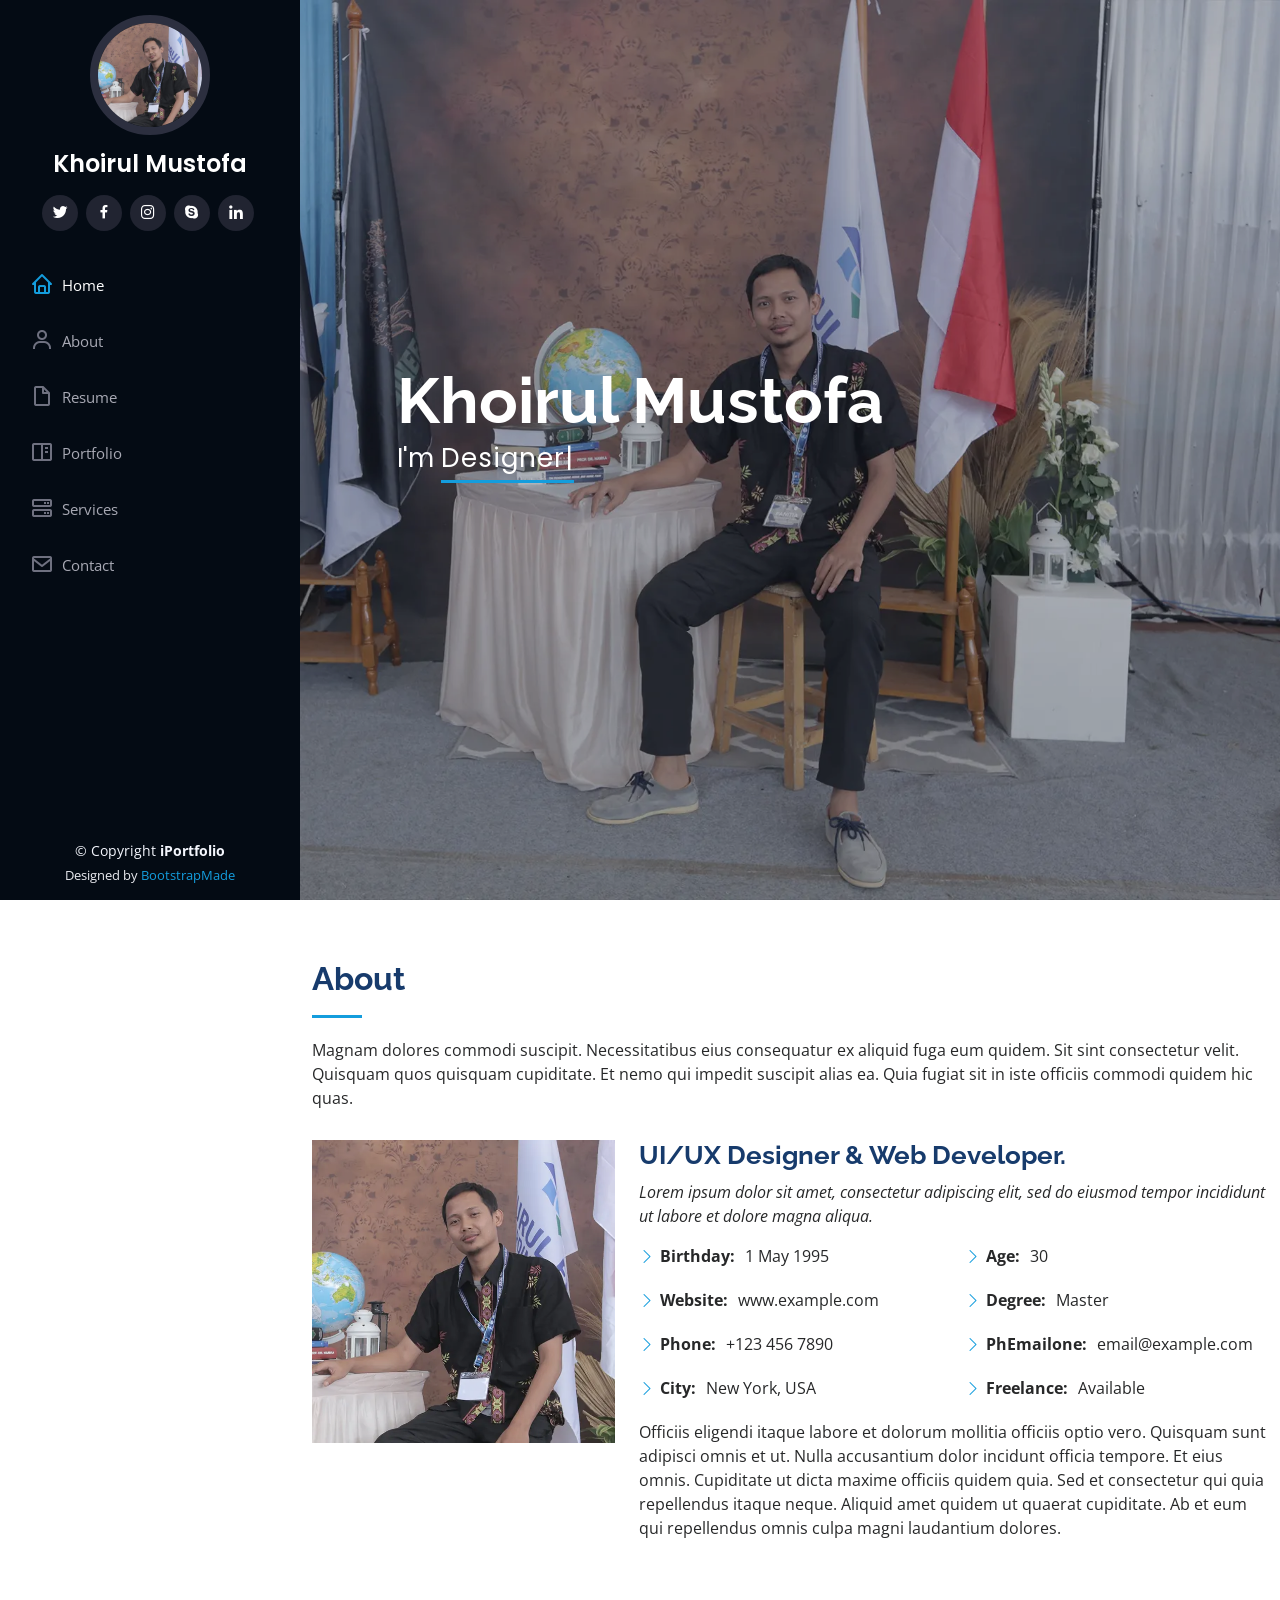
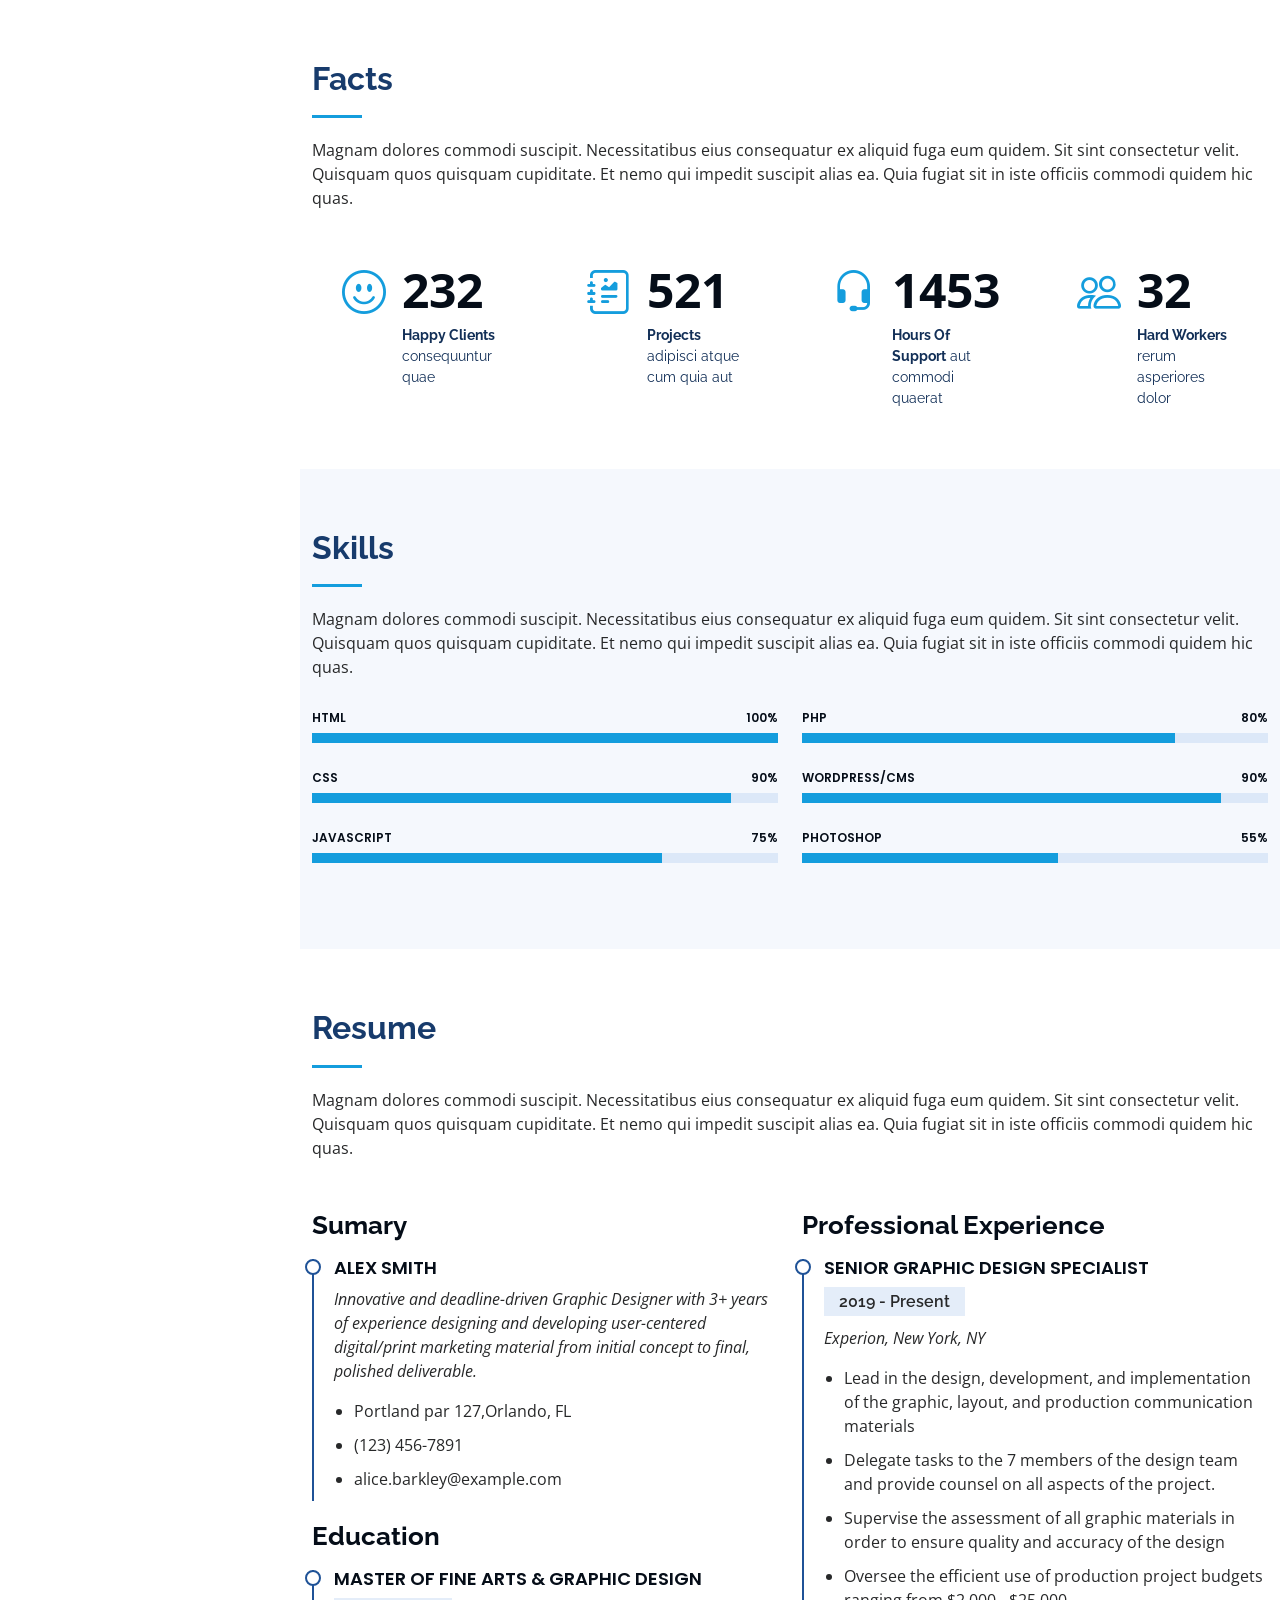
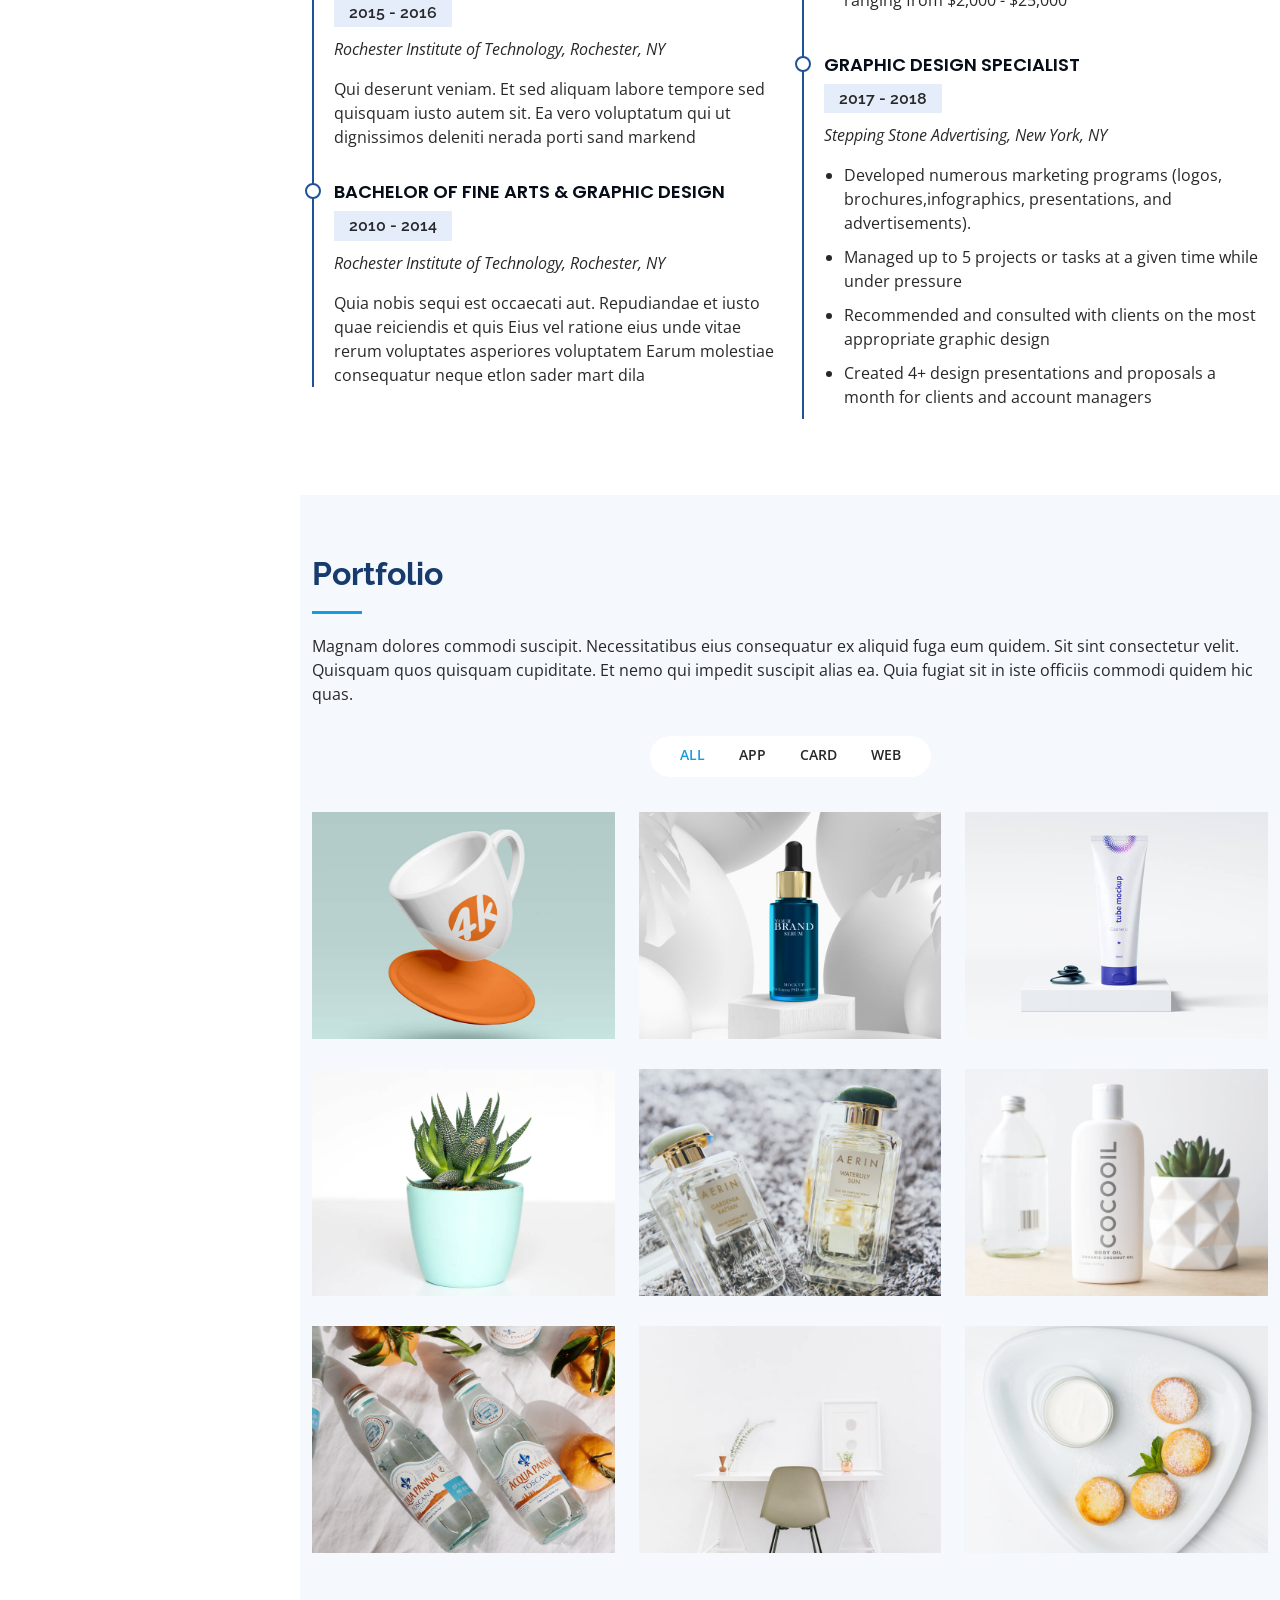
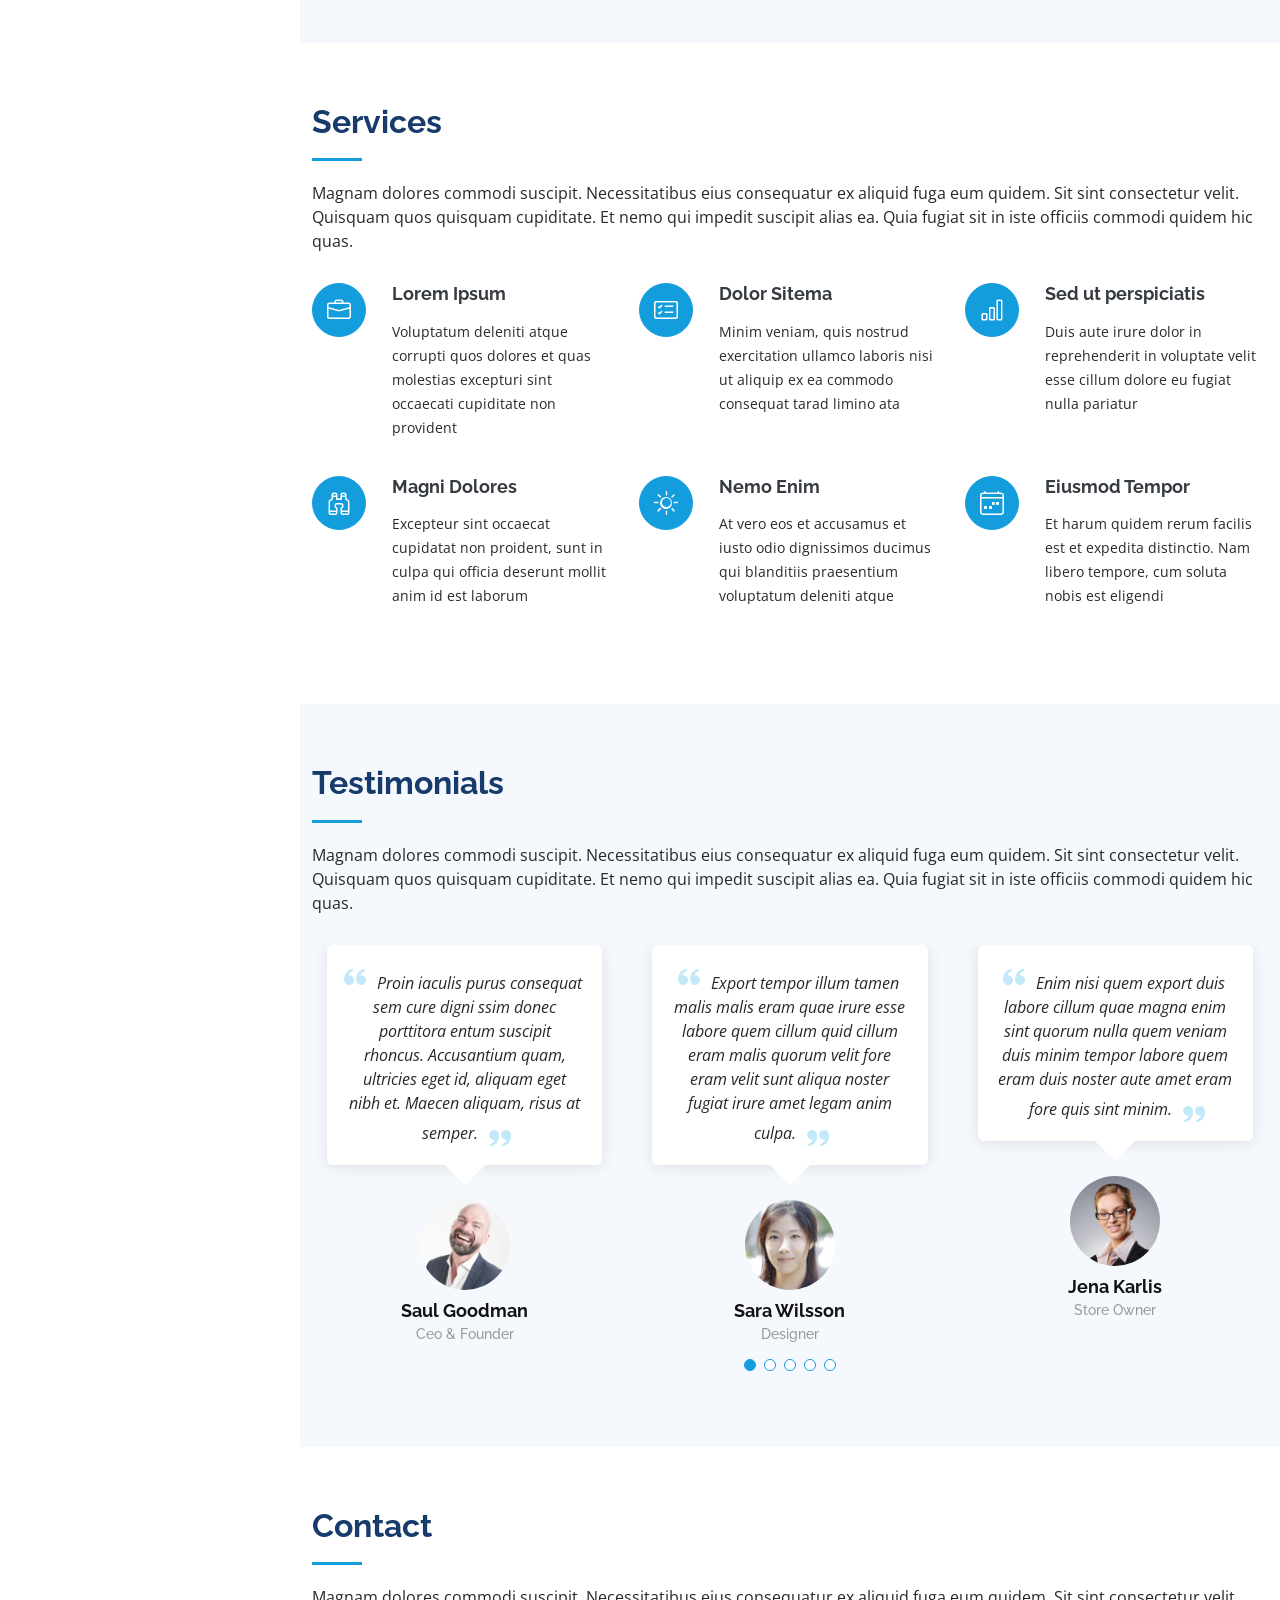
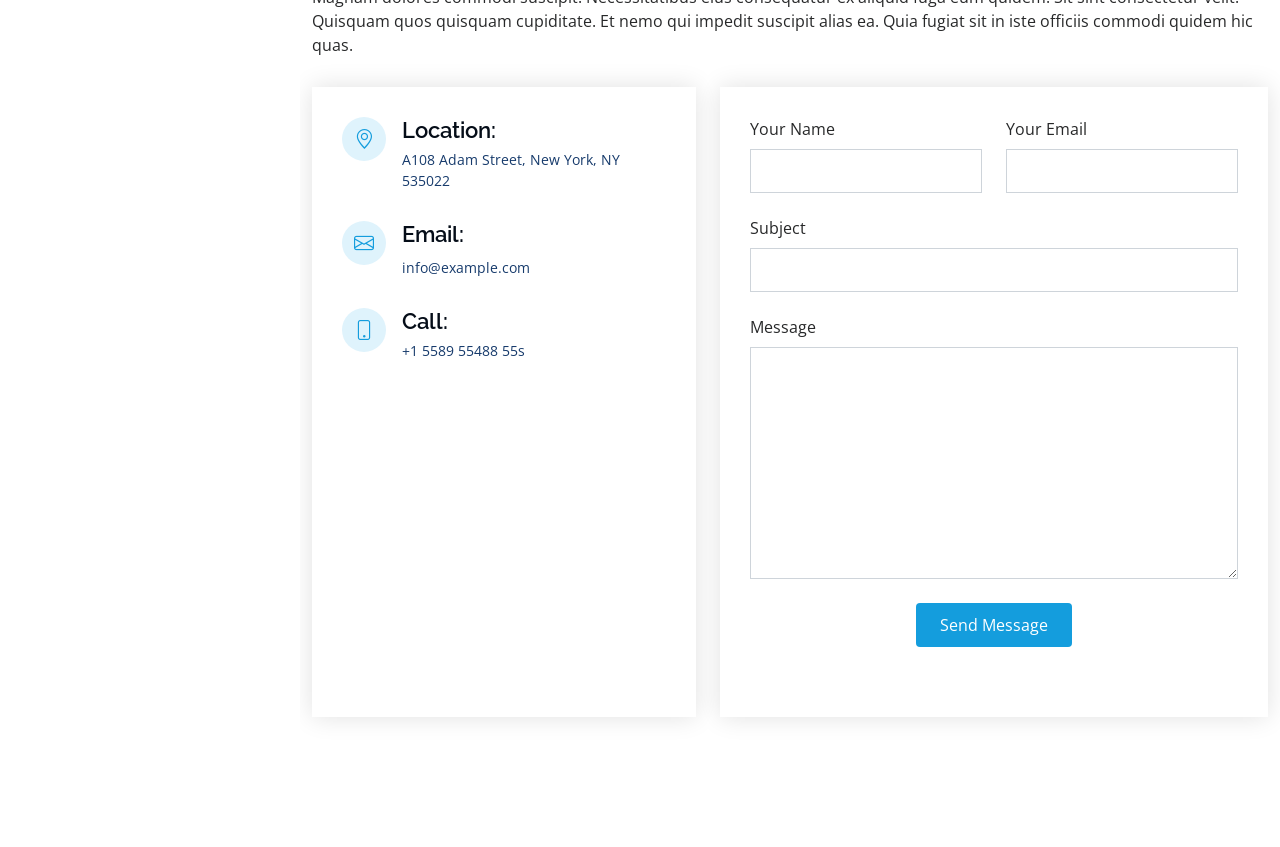
<file: _index.html>
<!DOCTYPE html>
<html lang="en">

<head>
  <meta charset="utf-8">
  <meta content="width=device-width, initial-scale=1.0" name="viewport">

  <title>Khoirul Mustofa</title>
  <meta content="" name="description">
  <meta content="" name="keywords">

  <!-- Favicons -->
  <link href="assets/img/favicon.png" rel="icon">
  <link href="assets/img/apple-touch-icon.png" rel="apple-touch-icon">

  <!-- Google Fonts -->
  <link href="https://fonts.googleapis.com/css?family=Open+Sans:300,300i,400,400i,600,600i,700,700i|Raleway:300,300i,400,400i,500,500i,600,600i,700,700i|Poppins:300,300i,400,400i,500,500i,600,600i,700,700i" rel="stylesheet">

  <!-- Vendor CSS Files -->
  <link href="assets/vendor/aos/aos.css" rel="stylesheet">
  <link href="assets/vendor/bootstrap/css/bootstrap.min.css" rel="stylesheet">
  <link href="assets/vendor/bootstrap-icons/bootstrap-icons.css" rel="stylesheet">
  <link href="assets/vendor/boxicons/css/boxicons.min.css" rel="stylesheet">
  <link href="assets/vendor/glightbox/css/glightbox.min.css" rel="stylesheet">
  <link href="assets/vendor/swiper/swiper-bundle.min.css" rel="stylesheet">

  <!-- Template Main CSS File -->
  <link href="assets/css/style.css" rel="stylesheet">

  <!-- =======================================================
  * Template Name: iPortfolio - v3.8.1
  * Template URL: https://bootstrapmade.com/iportfolio-bootstrap-portfolio-websites-template/
  * Author: BootstrapMade.com
  * License: https://bootstrapmade.com/license/
  ======================================================== -->
</head>

<body>

  <!-- ======= Mobile nav toggle button ======= -->
  <i class="bi bi-list mobile-nav-toggle d-xl-none"></i>

  <!-- ======= Header ======= -->
  <header id="header">
    <div class="d-flex flex-column">
      <div class="profile">
        <img src="assets/img/profile-img.webp" alt="" class="img-fluid rounded-circle">
        <h1 class="text-light"><a href="#">Khoirul Mustofa</a></h1>
        <div class="social-links mt-3 text-center">
          <a href="#" class="twitter"><i class="bx bxl-twitter"></i></a>
          <a href="#" class="facebook"><i class="bx bxl-facebook"></i></a>
          <a href="#" class="instagram"><i class="bx bxl-instagram"></i></a>
          <a href="#" class="google-plus"><i class="bx bxl-skype"></i></a>
          <a href="#" class="linkedin"><i class="bx bxl-linkedin"></i></a>
        </div>
      </div>

      <nav id="navbar" class="nav-menu navbar">
        <ul>
          <li><a href="#hero" class="nav-link scrollto active"><i class="bx bx-home"></i> <span>Home</span></a></li>
          <li><a href="#about" class="nav-link scrollto"><i class="bx bx-user"></i> <span>About</span></a></li>
          <li><a href="#resume" class="nav-link scrollto"><i class="bx bx-file-blank"></i> <span>Resume</span></a></li>
          <li><a href="#portfolio" class="nav-link scrollto"><i class="bx bx-book-content"></i> <span>Portfolio</span></a></li>
          <li><a href="#services" class="nav-link scrollto"><i class="bx bx-server"></i> <span>Services</span></a></li>
          <li><a href="#contact" class="nav-link scrollto"><i class="bx bx-envelope"></i> <span>Contact</span></a></li>
        </ul>
      </nav><!-- .nav-menu -->
    </div>
  </header><!-- End Header -->

  <!-- ======= Hero Section ======= -->
  <section id="hero" class="d-flex flex-column justify-content-center align-items-center">
    <div class="hero-container" data-aos="fade-in">
      <h1>Khoirul Mustofa</h1>
      <p>I'm <span class="typed" data-typed-items="Designer, Developer, Freelancer, Architect Information System"></span></p>
    </div>
  </section><!-- End Hero -->

  <main id="main">

    <!-- ======= About Section ======= -->
    <section id="about" class="about">
      <div class="container">

        <div class="section-title">
          <h2>About</h2>
          <p>Magnam dolores commodi suscipit. Necessitatibus eius consequatur ex aliquid fuga eum quidem. Sit sint consectetur velit. Quisquam quos quisquam cupiditate. Et nemo qui impedit suscipit alias ea. Quia fugiat sit in iste officiis commodi quidem hic quas.</p>
        </div>

        <div class="row">
          <div class="col-lg-4" data-aos="fade-right">
            <img src="assets/img/profile-img.webp" class="img-fluid" alt="">
          </div>
          <div class="col-lg-8 pt-4 pt-lg-0 content" data-aos="fade-left">
            <h3>UI/UX Designer &amp; Web Developer.</h3>
            <p class="fst-italic">
              Lorem ipsum dolor sit amet, consectetur adipiscing elit, sed do eiusmod tempor incididunt ut labore et dolore
              magna aliqua.
            </p>
            <div class="row">
              <div class="col-lg-6">
                <ul>
                  <li><i class="bi bi-chevron-right"></i> <strong>Birthday:</strong> <span>1 May 1995</span></li>
                  <li><i class="bi bi-chevron-right"></i> <strong>Website:</strong> <span>www.example.com</span></li>
                  <li><i class="bi bi-chevron-right"></i> <strong>Phone:</strong> <span>+123 456 7890</span></li>
                  <li><i class="bi bi-chevron-right"></i> <strong>City:</strong> <span>New York, USA</span></li>
                </ul>
              </div>
              <div class="col-lg-6">
                <ul>
                  <li><i class="bi bi-chevron-right"></i> <strong>Age:</strong> <span>30</span></li>
                  <li><i class="bi bi-chevron-right"></i> <strong>Degree:</strong> <span>Master</span></li>
                  <li><i class="bi bi-chevron-right"></i> <strong>PhEmailone:</strong> <span>email@example.com</span></li>
                  <li><i class="bi bi-chevron-right"></i> <strong>Freelance:</strong> <span>Available</span></li>
                </ul>
              </div>
            </div>
            <p>
              Officiis eligendi itaque labore et dolorum mollitia officiis optio vero. Quisquam sunt adipisci omnis et ut. Nulla accusantium dolor incidunt officia tempore. Et eius omnis.
              Cupiditate ut dicta maxime officiis quidem quia. Sed et consectetur qui quia repellendus itaque neque. Aliquid amet quidem ut quaerat cupiditate. Ab et eum qui repellendus omnis culpa magni laudantium dolores.
            </p>
          </div>
        </div>

      </div>
    </section><!-- End About Section -->

    <!-- ======= Facts Section ======= -->
    <section id="facts" class="facts">
      <div class="container">

        <div class="section-title">
          <h2>Facts</h2>
          <p>Magnam dolores commodi suscipit. Necessitatibus eius consequatur ex aliquid fuga eum quidem. Sit sint consectetur velit. Quisquam quos quisquam cupiditate. Et nemo qui impedit suscipit alias ea. Quia fugiat sit in iste officiis commodi quidem hic quas.</p>
        </div>

        <div class="row no-gutters">

          <div class="col-lg-3 col-md-6 d-md-flex align-items-md-stretch" data-aos="fade-up">
            <div class="count-box">
              <i class="bi bi-emoji-smile"></i>
              <span data-purecounter-start="0" data-purecounter-end="232" data-purecounter-duration="1" class="purecounter"></span>
              <p><strong>Happy Clients</strong> consequuntur quae</p>
            </div>
          </div>

          <div class="col-lg-3 col-md-6 d-md-flex align-items-md-stretch" data-aos="fade-up" data-aos-delay="100">
            <div class="count-box">
              <i class="bi bi-journal-richtext"></i>
              <span data-purecounter-start="0" data-purecounter-end="521" data-purecounter-duration="1" class="purecounter"></span>
              <p><strong>Projects</strong> adipisci atque cum quia aut</p>
            </div>
          </div>

          <div class="col-lg-3 col-md-6 d-md-flex align-items-md-stretch" data-aos="fade-up" data-aos-delay="200">
            <div class="count-box">
              <i class="bi bi-headset"></i>
              <span data-purecounter-start="0" data-purecounter-end="1453" data-purecounter-duration="1" class="purecounter"></span>
              <p><strong>Hours Of Support</strong> aut commodi quaerat</p>
            </div>
          </div>

          <div class="col-lg-3 col-md-6 d-md-flex align-items-md-stretch" data-aos="fade-up" data-aos-delay="300">
            <div class="count-box">
              <i class="bi bi-people"></i>
              <span data-purecounter-start="0" data-purecounter-end="32" data-purecounter-duration="1" class="purecounter"></span>
              <p><strong>Hard Workers</strong> rerum asperiores dolor</p>
            </div>
          </div>

        </div>

      </div>
    </section><!-- End Facts Section -->

    <!-- ======= Skills Section ======= -->
    <section id="skills" class="skills section-bg">
      <div class="container">

        <div class="section-title">
          <h2>Skills</h2>
          <p>Magnam dolores commodi suscipit. Necessitatibus eius consequatur ex aliquid fuga eum quidem. Sit sint consectetur velit. Quisquam quos quisquam cupiditate. Et nemo qui impedit suscipit alias ea. Quia fugiat sit in iste officiis commodi quidem hic quas.</p>
        </div>

        <div class="row skills-content">

          <div class="col-lg-6" data-aos="fade-up">

            <div class="progress">
              <span class="skill">HTML <i class="val">100%</i></span>
              <div class="progress-bar-wrap">
                <div class="progress-bar" role="progressbar" aria-valuenow="100" aria-valuemin="0" aria-valuemax="100"></div>
              </div>
            </div>

            <div class="progress">
              <span class="skill">CSS <i class="val">90%</i></span>
              <div class="progress-bar-wrap">
                <div class="progress-bar" role="progressbar" aria-valuenow="90" aria-valuemin="0" aria-valuemax="100"></div>
              </div>
            </div>

            <div class="progress">
              <span class="skill">JavaScript <i class="val">75%</i></span>
              <div class="progress-bar-wrap">
                <div class="progress-bar" role="progressbar" aria-valuenow="75" aria-valuemin="0" aria-valuemax="100"></div>
              </div>
            </div>

          </div>

          <div class="col-lg-6" data-aos="fade-up" data-aos-delay="100">

            <div class="progress">
              <span class="skill">PHP <i class="val">80%</i></span>
              <div class="progress-bar-wrap">
                <div class="progress-bar" role="progressbar" aria-valuenow="80" aria-valuemin="0" aria-valuemax="100"></div>
              </div>
            </div>

            <div class="progress">
              <span class="skill">WordPress/CMS <i class="val">90%</i></span>
              <div class="progress-bar-wrap">
                <div class="progress-bar" role="progressbar" aria-valuenow="90" aria-valuemin="0" aria-valuemax="100"></div>
              </div>
            </div>

            <div class="progress">
              <span class="skill">Photoshop <i class="val">55%</i></span>
              <div class="progress-bar-wrap">
                <div class="progress-bar" role="progressbar" aria-valuenow="55" aria-valuemin="0" aria-valuemax="100"></div>
              </div>
            </div>

          </div>

        </div>

      </div>
    </section><!-- End Skills Section -->

    <!-- ======= Resume Section ======= -->
    <section id="resume" class="resume">
      <div class="container">

        <div class="section-title">
          <h2>Resume</h2>
          <p>Magnam dolores commodi suscipit. Necessitatibus eius consequatur ex aliquid fuga eum quidem. Sit sint consectetur velit. Quisquam quos quisquam cupiditate. Et nemo qui impedit suscipit alias ea. Quia fugiat sit in iste officiis commodi quidem hic quas.</p>
        </div>

        <div class="row">
          <div class="col-lg-6" data-aos="fade-up">
            <h3 class="resume-title">Sumary</h3>
            <div class="resume-item pb-0">
              <h4>Alex Smith</h4>
              <p><em>Innovative and deadline-driven Graphic Designer with 3+ years of experience designing and developing user-centered digital/print marketing material from initial concept to final, polished deliverable.</em></p>
              <ul>
                <li>Portland par 127,Orlando, FL</li>
                <li>(123) 456-7891</li>
                <li>alice.barkley@example.com</li>
              </ul>
            </div>

            <h3 class="resume-title">Education</h3>
            <div class="resume-item">
              <h4>Master of Fine Arts &amp; Graphic Design</h4>
              <h5>2015 - 2016</h5>
              <p><em>Rochester Institute of Technology, Rochester, NY</em></p>
              <p>Qui deserunt veniam. Et sed aliquam labore tempore sed quisquam iusto autem sit. Ea vero voluptatum qui ut dignissimos deleniti nerada porti sand markend</p>
            </div>
            <div class="resume-item">
              <h4>Bachelor of Fine Arts &amp; Graphic Design</h4>
              <h5>2010 - 2014</h5>
              <p><em>Rochester Institute of Technology, Rochester, NY</em></p>
              <p>Quia nobis sequi est occaecati aut. Repudiandae et iusto quae reiciendis et quis Eius vel ratione eius unde vitae rerum voluptates asperiores voluptatem Earum molestiae consequatur neque etlon sader mart dila</p>
            </div>
          </div>
          <div class="col-lg-6" data-aos="fade-up" data-aos-delay="100">
            <h3 class="resume-title">Professional Experience</h3>
            <div class="resume-item">
              <h4>Senior graphic design specialist</h4>
              <h5>2019 - Present</h5>
              <p><em>Experion, New York, NY </em></p>
              <ul>
                <li>Lead in the design, development, and implementation of the graphic, layout, and production communication materials</li>
                <li>Delegate tasks to the 7 members of the design team and provide counsel on all aspects of the project. </li>
                <li>Supervise the assessment of all graphic materials in order to ensure quality and accuracy of the design</li>
                <li>Oversee the efficient use of production project budgets ranging from $2,000 - $25,000</li>
              </ul>
            </div>
            <div class="resume-item">
              <h4>Graphic design specialist</h4>
              <h5>2017 - 2018</h5>
              <p><em>Stepping Stone Advertising, New York, NY</em></p>
              <ul>
                <li>Developed numerous marketing programs (logos, brochures,infographics, presentations, and advertisements).</li>
                <li>Managed up to 5 projects or tasks at a given time while under pressure</li>
                <li>Recommended and consulted with clients on the most appropriate graphic design</li>
                <li>Created 4+ design presentations and proposals a month for clients and account managers</li>
              </ul>
            </div>
          </div>
        </div>

      </div>
    </section><!-- End Resume Section -->

    <!-- ======= Portfolio Section ======= -->
    <section id="portfolio" class="portfolio section-bg">
      <div class="container">

        <div class="section-title">
          <h2>Portfolio</h2>
          <p>Magnam dolores commodi suscipit. Necessitatibus eius consequatur ex aliquid fuga eum quidem. Sit sint consectetur velit. Quisquam quos quisquam cupiditate. Et nemo qui impedit suscipit alias ea. Quia fugiat sit in iste officiis commodi quidem hic quas.</p>
        </div>

        <div class="row" data-aos="fade-up">
          <div class="col-lg-12 d-flex justify-content-center">
            <ul id="portfolio-flters">
              <li data-filter="*" class="filter-active">All</li>
              <li data-filter=".filter-app">App</li>
              <li data-filter=".filter-card">Card</li>
              <li data-filter=".filter-web">Web</li>
            </ul>
          </div>
        </div>

        <div class="row portfolio-container" data-aos="fade-up" data-aos-delay="100">

          <div class="col-lg-4 col-md-6 portfolio-item filter-app">
            <div class="portfolio-wrap">
              <img src="assets/img/portfolio/portfolio-1.jpg" class="img-fluid" alt="">
              <div class="portfolio-links">
                <a href="assets/img/portfolio/portfolio-1.jpg" data-gallery="portfolioGallery" class="portfolio-lightbox" title="App 1"><i class="bx bx-plus"></i></a>
                <a href="portfolio-details.html" title="More Details"><i class="bx bx-link"></i></a>
              </div>
            </div>
          </div>

          <div class="col-lg-4 col-md-6 portfolio-item filter-web">
            <div class="portfolio-wrap">
              <img src="assets/img/portfolio/portfolio-2.jpg" class="img-fluid" alt="">
              <div class="portfolio-links">
                <a href="assets/img/portfolio/portfolio-2.jpg" data-gallery="portfolioGallery" class="portfolio-lightbox" title="Web 3"><i class="bx bx-plus"></i></a>
                <a href="portfolio-details.html" title="More Details"><i class="bx bx-link"></i></a>
              </div>
            </div>
          </div>

          <div class="col-lg-4 col-md-6 portfolio-item filter-app">
            <div class="portfolio-wrap">
              <img src="assets/img/portfolio/portfolio-3.jpg" class="img-fluid" alt="">
              <div class="portfolio-links">
                <a href="assets/img/portfolio/portfolio-3.jpg" data-gallery="portfolioGallery" class="portfolio-lightbox" title="App 2"><i class="bx bx-plus"></i></a>
                <a href="portfolio-details.html" title="More Details"><i class="bx bx-link"></i></a>
              </div>
            </div>
          </div>

          <div class="col-lg-4 col-md-6 portfolio-item filter-card">
            <div class="portfolio-wrap">
              <img src="assets/img/portfolio/portfolio-4.jpg" class="img-fluid" alt="">
              <div class="portfolio-links">
                <a href="assets/img/portfolio/portfolio-4.jpg" data-gallery="portfolioGallery" class="portfolio-lightbox" title="Card 2"><i class="bx bx-plus"></i></a>
                <a href="portfolio-details.html" title="More Details"><i class="bx bx-link"></i></a>
              </div>
            </div>
          </div>

          <div class="col-lg-4 col-md-6 portfolio-item filter-web">
            <div class="portfolio-wrap">
              <img src="assets/img/portfolio/portfolio-5.jpg" class="img-fluid" alt="">
              <div class="portfolio-links">
                <a href="assets/img/portfolio/portfolio-5.jpg" data-gallery="portfolioGallery" class="portfolio-lightbox" title="Web 2"><i class="bx bx-plus"></i></a>
                <a href="portfolio-details.html" title="More Details"><i class="bx bx-link"></i></a>
              </div>
            </div>
          </div>

          <div class="col-lg-4 col-md-6 portfolio-item filter-app">
            <div class="portfolio-wrap">
              <img src="assets/img/portfolio/portfolio-6.jpg" class="img-fluid" alt="">
              <div class="portfolio-links">
                <a href="assets/img/portfolio/portfolio-6.jpg" data-gallery="portfolioGallery" class="portfolio-lightbox" title="App 3"><i class="bx bx-plus"></i></a>
                <a href="portfolio-details.html" title="More Details"><i class="bx bx-link"></i></a>
              </div>
            </div>
          </div>

          <div class="col-lg-4 col-md-6 portfolio-item filter-card">
            <div class="portfolio-wrap">
              <img src="assets/img/portfolio/portfolio-7.jpg" class="img-fluid" alt="">
              <div class="portfolio-links">
                <a href="assets/img/portfolio/portfolio-7.jpg" data-gallery="portfolioGallery" class="portfolio-lightbox" title="Card 1"><i class="bx bx-plus"></i></a>
                <a href="portfolio-details.html" title="More Details"><i class="bx bx-link"></i></a>
              </div>
            </div>
          </div>

          <div class="col-lg-4 col-md-6 portfolio-item filter-card">
            <div class="portfolio-wrap">
              <img src="assets/img/portfolio/portfolio-8.jpg" class="img-fluid" alt="">
              <div class="portfolio-links">
                <a href="assets/img/portfolio/portfolio-8.jpg" data-gallery="portfolioGallery" class="portfolio-lightbox" title="Card 3"><i class="bx bx-plus"></i></a>
                <a href="portfolio-details.html" title="More Details"><i class="bx bx-link"></i></a>
              </div>
            </div>
          </div>

          <div class="col-lg-4 col-md-6 portfolio-item filter-web">
            <div class="portfolio-wrap">
              <img src="assets/img/portfolio/portfolio-9.jpg" class="img-fluid" alt="">
              <div class="portfolio-links">
                <a href="assets/img/portfolio/portfolio-9.jpg" data-gallery="portfolioGallery" class="portfolio-lightbox" title="Web 3"><i class="bx bx-plus"></i></a>
                <a href="portfolio-details.html" title="More Details"><i class="bx bx-link"></i></a>
              </div>
            </div>
          </div>

        </div>

      </div>
    </section><!-- End Portfolio Section -->

    <!-- ======= Services Section ======= -->
    <section id="services" class="services">
      <div class="container">

        <div class="section-title">
          <h2>Services</h2>
          <p>Magnam dolores commodi suscipit. Necessitatibus eius consequatur ex aliquid fuga eum quidem. Sit sint consectetur velit. Quisquam quos quisquam cupiditate. Et nemo qui impedit suscipit alias ea. Quia fugiat sit in iste officiis commodi quidem hic quas.</p>
        </div>

        <div class="row">
          <div class="col-lg-4 col-md-6 icon-box" data-aos="fade-up">
            <div class="icon"><i class="bi bi-briefcase"></i></div>
            <h4 class="title"><a href="">Lorem Ipsum</a></h4>
            <p class="description">Voluptatum deleniti atque corrupti quos dolores et quas molestias excepturi sint occaecati cupiditate non provident</p>
          </div>
          <div class="col-lg-4 col-md-6 icon-box" data-aos="fade-up" data-aos-delay="100">
            <div class="icon"><i class="bi bi-card-checklist"></i></div>
            <h4 class="title"><a href="">Dolor Sitema</a></h4>
            <p class="description">Minim veniam, quis nostrud exercitation ullamco laboris nisi ut aliquip ex ea commodo consequat tarad limino ata</p>
          </div>
          <div class="col-lg-4 col-md-6 icon-box" data-aos="fade-up" data-aos-delay="200">
            <div class="icon"><i class="bi bi-bar-chart"></i></div>
            <h4 class="title"><a href="">Sed ut perspiciatis</a></h4>
            <p class="description">Duis aute irure dolor in reprehenderit in voluptate velit esse cillum dolore eu fugiat nulla pariatur</p>
          </div>
          <div class="col-lg-4 col-md-6 icon-box" data-aos="fade-up" data-aos-delay="300">
            <div class="icon"><i class="bi bi-binoculars"></i></div>
            <h4 class="title"><a href="">Magni Dolores</a></h4>
            <p class="description">Excepteur sint occaecat cupidatat non proident, sunt in culpa qui officia deserunt mollit anim id est laborum</p>
          </div>
          <div class="col-lg-4 col-md-6 icon-box" data-aos="fade-up" data-aos-delay="400">
            <div class="icon"><i class="bi bi-brightness-high"></i></div>
            <h4 class="title"><a href="">Nemo Enim</a></h4>
            <p class="description">At vero eos et accusamus et iusto odio dignissimos ducimus qui blanditiis praesentium voluptatum deleniti atque</p>
          </div>
          <div class="col-lg-4 col-md-6 icon-box" data-aos="fade-up" data-aos-delay="500">
            <div class="icon"><i class="bi bi-calendar4-week"></i></div>
            <h4 class="title"><a href="">Eiusmod Tempor</a></h4>
            <p class="description">Et harum quidem rerum facilis est et expedita distinctio. Nam libero tempore, cum soluta nobis est eligendi</p>
          </div>
        </div>

      </div>
    </section><!-- End Services Section -->

    <!-- ======= Testimonials Section ======= -->
    <section id="testimonials" class="testimonials section-bg">
      <div class="container">

        <div class="section-title">
          <h2>Testimonials</h2>
          <p>Magnam dolores commodi suscipit. Necessitatibus eius consequatur ex aliquid fuga eum quidem. Sit sint consectetur velit. Quisquam quos quisquam cupiditate. Et nemo qui impedit suscipit alias ea. Quia fugiat sit in iste officiis commodi quidem hic quas.</p>
        </div>

        <div class="testimonials-slider swiper" data-aos="fade-up" data-aos-delay="100">
          <div class="swiper-wrapper">

            <div class="swiper-slide">
              <div class="testimonial-item" data-aos="fade-up">
                <p>
                  <i class="bx bxs-quote-alt-left quote-icon-left"></i>
                  Proin iaculis purus consequat sem cure digni ssim donec porttitora entum suscipit rhoncus. Accusantium quam, ultricies eget id, aliquam eget nibh et. Maecen aliquam, risus at semper.
                  <i class="bx bxs-quote-alt-right quote-icon-right"></i>
                </p>
                <img src="assets/img/testimonials/testimonials-1.jpg" class="testimonial-img" alt="">
                <h3>Saul Goodman</h3>
                <h4>Ceo &amp; Founder</h4>
              </div>
            </div><!-- End testimonial item -->

            <div class="swiper-slide">
              <div class="testimonial-item" data-aos="fade-up" data-aos-delay="100">
                <p>
                  <i class="bx bxs-quote-alt-left quote-icon-left"></i>
                  Export tempor illum tamen malis malis eram quae irure esse labore quem cillum quid cillum eram malis quorum velit fore eram velit sunt aliqua noster fugiat irure amet legam anim culpa.
                  <i class="bx bxs-quote-alt-right quote-icon-right"></i>
                </p>
                <img src="assets/img/testimonials/testimonials-2.jpg" class="testimonial-img" alt="">
                <h3>Sara Wilsson</h3>
                <h4>Designer</h4>
              </div>
            </div><!-- End testimonial item -->

            <div class="swiper-slide">
              <div class="testimonial-item" data-aos="fade-up" data-aos-delay="200">
                <p>
                  <i class="bx bxs-quote-alt-left quote-icon-left"></i>
                  Enim nisi quem export duis labore cillum quae magna enim sint quorum nulla quem veniam duis minim tempor labore quem eram duis noster aute amet eram fore quis sint minim.
                  <i class="bx bxs-quote-alt-right quote-icon-right"></i>
                </p>
                <img src="assets/img/testimonials/testimonials-3.jpg" class="testimonial-img" alt="">
                <h3>Jena Karlis</h3>
                <h4>Store Owner</h4>
              </div>
            </div><!-- End testimonial item -->

            <div class="swiper-slide">
              <div class="testimonial-item" data-aos="fade-up" data-aos-delay="300">
                <p>
                  <i class="bx bxs-quote-alt-left quote-icon-left"></i>
                  Fugiat enim eram quae cillum dolore dolor amet nulla culpa multos export minim fugiat minim velit minim dolor enim duis veniam ipsum anim magna sunt elit fore quem dolore labore illum veniam.
                  <i class="bx bxs-quote-alt-right quote-icon-right"></i>
                </p>
                <img src="assets/img/testimonials/testimonials-4.jpg" class="testimonial-img" alt="">
                <h3>Matt Brandon</h3>
                <h4>Freelancer</h4>
              </div>
            </div><!-- End testimonial item -->

            <div class="swiper-slide">
              <div class="testimonial-item" data-aos="fade-up" data-aos-delay="400">
                <p>
                  <i class="bx bxs-quote-alt-left quote-icon-left"></i>
                  Quis quorum aliqua sint quem legam fore sunt eram irure aliqua veniam tempor noster veniam enim culpa labore duis sunt culpa nulla illum cillum fugiat legam esse veniam culpa fore nisi cillum quid.
                  <i class="bx bxs-quote-alt-right quote-icon-right"></i>
                </p>
                <img src="assets/img/testimonials/testimonials-5.jpg" class="testimonial-img" alt="">
                <h3>John Larson</h3>
                <h4>Entrepreneur</h4>
              </div>
            </div><!-- End testimonial item -->

          </div>
          <div class="swiper-pagination"></div>
        </div>

      </div>
    </section><!-- End Testimonials Section -->

    <!-- ======= Contact Section ======= -->
    <section id="contact" class="contact">
      <div class="container">

        <div class="section-title">
          <h2>Contact</h2>
          <p>Magnam dolores commodi suscipit. Necessitatibus eius consequatur ex aliquid fuga eum quidem. Sit sint consectetur velit. Quisquam quos quisquam cupiditate. Et nemo qui impedit suscipit alias ea. Quia fugiat sit in iste officiis commodi quidem hic quas.</p>
        </div>

        <div class="row" data-aos="fade-in">

          <div class="col-lg-5 d-flex align-items-stretch">
            <div class="info">
              <div class="address">
                <i class="bi bi-geo-alt"></i>
                <h4>Location:</h4>
                <p>A108 Adam Street, New York, NY 535022</p>
              </div>

              <div class="email">
                <i class="bi bi-envelope"></i>
                <h4>Email:</h4>
                <p>info@example.com</p>
              </div>

              <div class="phone">
                <i class="bi bi-phone"></i>
                <h4>Call:</h4>
                <p>+1 5589 55488 55s</p>
              </div>

              <iframe src="https://www.google.com/maps/embed?pb=!1m14!1m8!1m3!1d12097.433213460943!2d-74.0062269!3d40.7101282!3m2!1i1024!2i768!4f13.1!3m3!1m2!1s0x0%3A0xb89d1fe6bc499443!2sDowntown+Conference+Center!5e0!3m2!1smk!2sbg!4v1539943755621" frameborder="0" style="border:0; width: 100%; height: 290px;" allowfullscreen></iframe>
            </div>

          </div>

          <div class="col-lg-7 mt-5 mt-lg-0 d-flex align-items-stretch">
            <form action="forms/contact.php" method="post" role="form" class="php-email-form">
              <div class="row">
                <div class="form-group col-md-6">
                  <label for="name">Your Name</label>
                  <input type="text" name="name" class="form-control" id="name" required>
                </div>
                <div class="form-group col-md-6">
                  <label for="name">Your Email</label>
                  <input type="email" class="form-control" name="email" id="email" required>
                </div>
              </div>
              <div class="form-group">
                <label for="name">Subject</label>
                <input type="text" class="form-control" name="subject" id="subject" required>
              </div>
              <div class="form-group">
                <label for="name">Message</label>
                <textarea class="form-control" name="message" rows="10" required></textarea>
              </div>
              <div class="my-3">
                <div class="loading">Loading</div>
                <div class="error-message"></div>
                <div class="sent-message">Your message has been sent. Thank you!</div>
              </div>
              <div class="text-center"><button type="submit">Send Message</button></div>
            </form>
          </div>

        </div>

      </div>
    </section><!-- End Contact Section -->

  </main><!-- End #main -->

  <!-- ======= Footer ======= -->
  <footer id="footer">
    <div class="container">
      <div class="copyright">
        &copy; Copyright <strong><span>iPortfolio</span></strong>
      </div>
      <div class="credits">
        <!-- All the links in the footer should remain intact. -->
        <!-- You can delete the links only if you purchased the pro version. -->
        <!-- Licensing information: https://bootstrapmade.com/license/ -->
        <!-- Purchase the pro version with working PHP/AJAX contact form: https://bootstrapmade.com/iportfolio-bootstrap-portfolio-websites-template/ -->
        Designed by <a href="https://bootstrapmade.com/">BootstrapMade</a>
      </div>
    </div>
  </footer><!-- End  Footer -->

  <a href="#" class="back-to-top d-flex align-items-center justify-content-center"><i class="bi bi-arrow-up-short"></i></a>

  <!-- Vendor JS Files -->
  <script src="assets/vendor/purecounter/purecounter_vanilla.js"></script>
  <script src="assets/vendor/aos/aos.js"></script>
  <script src="assets/vendor/bootstrap/js/bootstrap.bundle.min.js"></script>
  <script src="assets/vendor/glightbox/js/glightbox.min.js"></script>
  <script src="assets/vendor/isotope-layout/isotope.pkgd.min.js"></script>
  <script src="assets/vendor/swiper/swiper-bundle.min.js"></script>
  <script src="assets/vendor/typed.js/typed.min.js"></script>
  <script src="assets/vendor/waypoints/noframework.waypoints.js"></script>
  <script src="assets/vendor/php-email-form/validate.js"></script>

  <!-- Template Main JS File -->
  <script src="assets/js/main.js"></script>

</body>

</html>
</file>
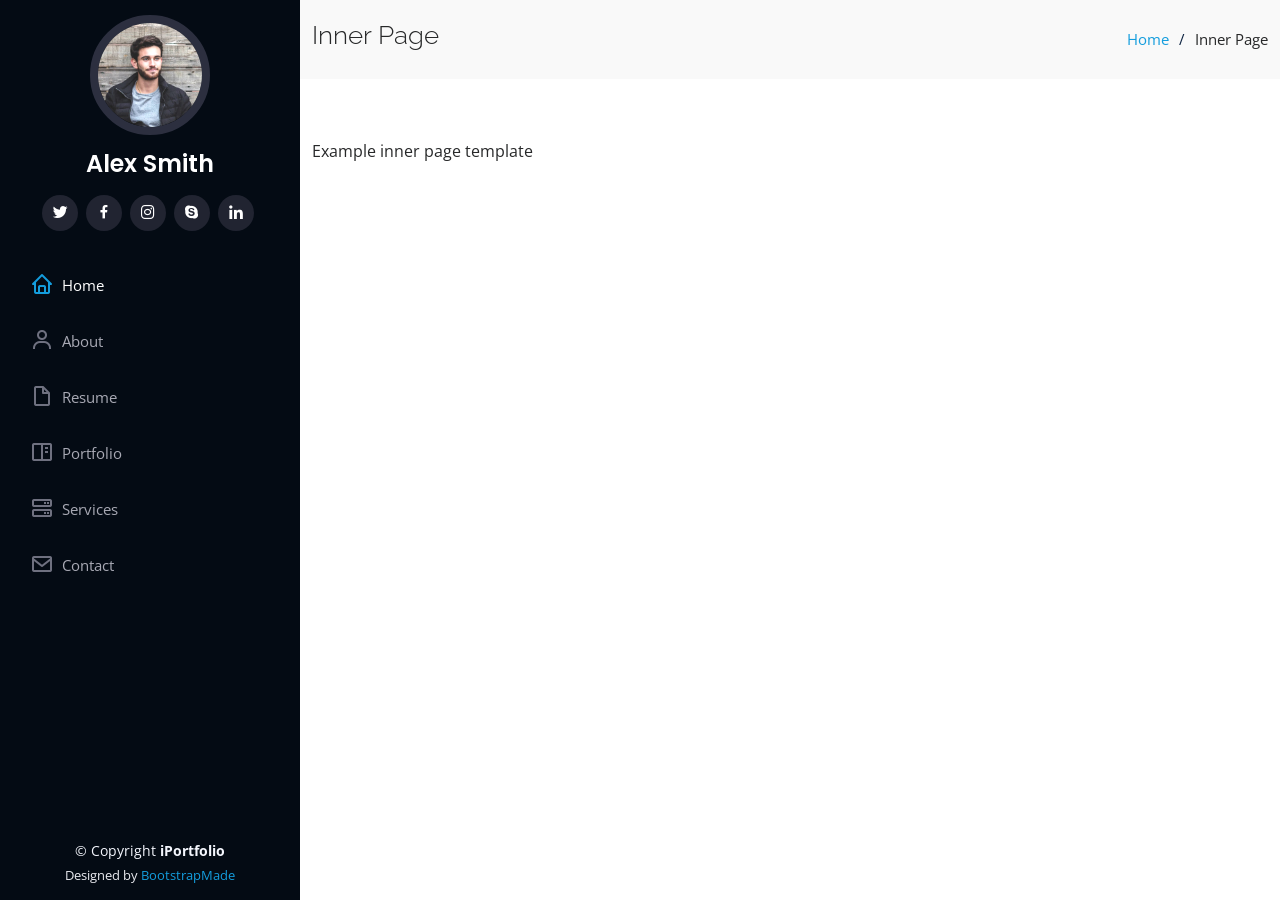
<file: inner-page.html>
<!DOCTYPE html>
<html lang="en">

<head>
  <meta charset="utf-8">
  <meta content="width=device-width, initial-scale=1.0" name="viewport">

  <title>Inner Page - iPortfolio Bootstrap Template</title>
  <meta content="" name="description">
  <meta content="" name="keywords">

  <!-- Favicons -->
  <link href="assets/img/favicon.png" rel="icon">
  <link href="assets/img/apple-touch-icon.png" rel="apple-touch-icon">

  <!-- Google Fonts -->
  <link href="https://fonts.googleapis.com/css?family=Open+Sans:300,300i,400,400i,600,600i,700,700i|Raleway:300,300i,400,400i,500,500i,600,600i,700,700i|Poppins:300,300i,400,400i,500,500i,600,600i,700,700i" rel="stylesheet">

  <!-- Vendor CSS Files -->
  <link href="assets/vendor/aos/aos.css" rel="stylesheet">
  <link href="assets/vendor/bootstrap/css/bootstrap.min.css" rel="stylesheet">
  <link href="assets/vendor/bootstrap-icons/bootstrap-icons.css" rel="stylesheet">
  <link href="assets/vendor/boxicons/css/boxicons.min.css" rel="stylesheet">
  <link href="assets/vendor/glightbox/css/glightbox.min.css" rel="stylesheet">
  <link href="assets/vendor/swiper/swiper-bundle.min.css" rel="stylesheet">

  <!-- Template Main CSS File -->
  <link href="assets/css/style.css" rel="stylesheet">

  <!-- =======================================================
  * Template Name: iPortfolio - v3.8.1
  * Template URL: https://bootstrapmade.com/iportfolio-bootstrap-portfolio-websites-template/
  * Author: BootstrapMade.com
  * License: https://bootstrapmade.com/license/
  ======================================================== -->
</head>

<body>

  <!-- ======= Mobile nav toggle button ======= -->
  <i class="bi bi-list mobile-nav-toggle d-xl-none"></i>

  <!-- ======= Header ======= -->
  <header id="header">
    <div class="d-flex flex-column">

      <div class="profile">
        <img src="assets/img/profile-img.jpg" alt="" class="img-fluid rounded-circle">
        <h1 class="text-light"><a href="index.html">Alex Smith</a></h1>
        <div class="social-links mt-3 text-center">
          <a href="#" class="twitter"><i class="bx bxl-twitter"></i></a>
          <a href="#" class="facebook"><i class="bx bxl-facebook"></i></a>
          <a href="#" class="instagram"><i class="bx bxl-instagram"></i></a>
          <a href="#" class="google-plus"><i class="bx bxl-skype"></i></a>
          <a href="#" class="linkedin"><i class="bx bxl-linkedin"></i></a>
        </div>
      </div>

      <nav id="navbar" class="nav-menu navbar">
        <ul>
          <li><a href="#hero" class="nav-link scrollto active"><i class="bx bx-home"></i> <span>Home</span></a></li>
          <li><a href="#about" class="nav-link scrollto"><i class="bx bx-user"></i> <span>About</span></a></li>
          <li><a href="#resume" class="nav-link scrollto"><i class="bx bx-file-blank"></i> <span>Resume</span></a></li>
          <li><a href="#portfolio" class="nav-link scrollto"><i class="bx bx-book-content"></i> <span>Portfolio</span></a></li>
          <li><a href="#services" class="nav-link scrollto"><i class="bx bx-server"></i> <span>Services</span></a></li>
          <li><a href="#contact" class="nav-link scrollto"><i class="bx bx-envelope"></i> <span>Contact</span></a></li>
        </ul>
      </nav><!-- .nav-menu -->
    </div>
  </header><!-- End Header -->

  <main id="main">

    <!-- ======= Breadcrumbs ======= -->
    <section class="breadcrumbs">
      <div class="container">

        <div class="d-flex justify-content-between align-items-center">
          <h2>Inner Page</h2>
          <ol>
            <li><a href="index.html">Home</a></li>
            <li>Inner Page</li>
          </ol>
        </div>

      </div>
    </section><!-- End Breadcrumbs -->

    <section class="inner-page">
      <div class="container">
        <p>
          Example inner page template
        </p>
      </div>
    </section>

  </main><!-- End #main -->

  <!-- ======= Footer ======= -->
  <footer id="footer">
    <div class="container">
      <div class="copyright">
        &copy; Copyright <strong><span>iPortfolio</span></strong>
      </div>
      <div class="credits">
        <!-- All the links in the footer should remain intact. -->
        <!-- You can delete the links only if you purchased the pro version. -->
        <!-- Licensing information: https://bootstrapmade.com/license/ -->
        <!-- Purchase the pro version with working PHP/AJAX contact form: https://bootstrapmade.com/iportfolio-bootstrap-portfolio-websites-template/ -->
        Designed by <a href="https://bootstrapmade.com/">BootstrapMade</a>
      </div>
    </div>
  </footer><!-- End  Footer -->

  <a href="#" class="back-to-top d-flex align-items-center justify-content-center"><i class="bi bi-arrow-up-short"></i></a>

  <!-- Vendor JS Files -->
  <script src="assets/vendor/purecounter/purecounter_vanilla.js"></script>
  <script src="assets/vendor/aos/aos.js"></script>
  <script src="assets/vendor/bootstrap/js/bootstrap.bundle.min.js"></script>
  <script src="assets/vendor/glightbox/js/glightbox.min.js"></script>
  <script src="assets/vendor/isotope-layout/isotope.pkgd.min.js"></script>
  <script src="assets/vendor/swiper/swiper-bundle.min.js"></script>
  <script src="assets/vendor/typed.js/typed.min.js"></script>
  <script src="assets/vendor/waypoints/noframework.waypoints.js"></script>
  <script src="assets/vendor/php-email-form/validate.js"></script>

  <!-- Template Main JS File -->
  <script src="assets/js/main.js"></script>

</body>

</html>
</file>
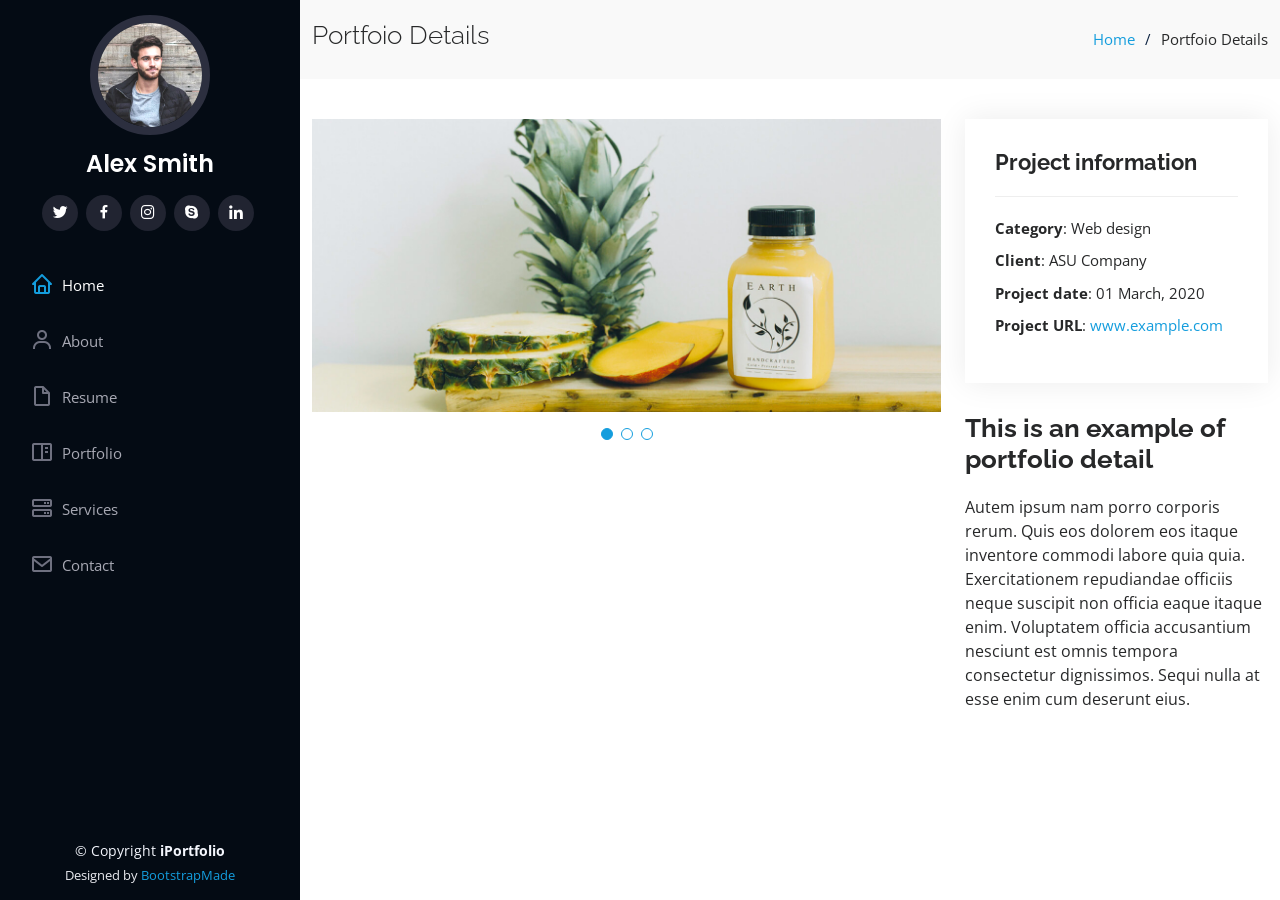
<file: portfolio-details.html>
<!DOCTYPE html>
<html lang="en">

<head>
  <meta charset="utf-8">
  <meta content="width=device-width, initial-scale=1.0" name="viewport">

  <title>Portfolio Details - iPortfolio Bootstrap Template</title>
  <meta content="" name="description">
  <meta content="" name="keywords">

  <!-- Favicons -->
  <link href="assets/img/favicon.png" rel="icon">
  <link href="assets/img/apple-touch-icon.png" rel="apple-touch-icon">

  <!-- Google Fonts -->
  <link href="https://fonts.googleapis.com/css?family=Open+Sans:300,300i,400,400i,600,600i,700,700i|Raleway:300,300i,400,400i,500,500i,600,600i,700,700i|Poppins:300,300i,400,400i,500,500i,600,600i,700,700i" rel="stylesheet">

  <!-- Vendor CSS Files -->
  <link href="assets/vendor/aos/aos.css" rel="stylesheet">
  <link href="assets/vendor/bootstrap/css/bootstrap.min.css" rel="stylesheet">
  <link href="assets/vendor/bootstrap-icons/bootstrap-icons.css" rel="stylesheet">
  <link href="assets/vendor/boxicons/css/boxicons.min.css" rel="stylesheet">
  <link href="assets/vendor/glightbox/css/glightbox.min.css" rel="stylesheet">
  <link href="assets/vendor/swiper/swiper-bundle.min.css" rel="stylesheet">

  <!-- Template Main CSS File -->
  <link href="assets/css/style.css" rel="stylesheet">

  <!-- =======================================================
  * Template Name: iPortfolio - v3.8.1
  * Template URL: https://bootstrapmade.com/iportfolio-bootstrap-portfolio-websites-template/
  * Author: BootstrapMade.com
  * License: https://bootstrapmade.com/license/
  ======================================================== -->
</head>

<body>

  <!-- ======= Mobile nav toggle button ======= -->
  <i class="bi bi-list mobile-nav-toggle d-xl-none"></i>

  <!-- ======= Header ======= -->
  <header id="header">
    <div class="d-flex flex-column">

      <div class="profile">
        <img src="assets/img/profile-img.jpg" alt="" class="img-fluid rounded-circle">
        <h1 class="text-light"><a href="index.html">Alex Smith</a></h1>
        <div class="social-links mt-3 text-center">
          <a href="#" class="twitter"><i class="bx bxl-twitter"></i></a>
          <a href="#" class="facebook"><i class="bx bxl-facebook"></i></a>
          <a href="#" class="instagram"><i class="bx bxl-instagram"></i></a>
          <a href="#" class="google-plus"><i class="bx bxl-skype"></i></a>
          <a href="#" class="linkedin"><i class="bx bxl-linkedin"></i></a>
        </div>
      </div>

      <nav id="navbar" class="nav-menu navbar">
        <ul>
          <li><a href="#hero" class="nav-link scrollto active"><i class="bx bx-home"></i> <span>Home</span></a></li>
          <li><a href="#about" class="nav-link scrollto"><i class="bx bx-user"></i> <span>About</span></a></li>
          <li><a href="#resume" class="nav-link scrollto"><i class="bx bx-file-blank"></i> <span>Resume</span></a></li>
          <li><a href="#portfolio" class="nav-link scrollto"><i class="bx bx-book-content"></i> <span>Portfolio</span></a></li>
          <li><a href="#services" class="nav-link scrollto"><i class="bx bx-server"></i> <span>Services</span></a></li>
          <li><a href="#contact" class="nav-link scrollto"><i class="bx bx-envelope"></i> <span>Contact</span></a></li>
        </ul>
      </nav><!-- .nav-menu -->
    </div>
  </header><!-- End Header -->

  <main id="main">

    <!-- ======= Breadcrumbs ======= -->
    <section id="breadcrumbs" class="breadcrumbs">
      <div class="container">

        <div class="d-flex justify-content-between align-items-center">
          <h2>Portfoio Details</h2>
          <ol>
            <li><a href="index.html">Home</a></li>
            <li>Portfoio Details</li>
          </ol>
        </div>

      </div>
    </section><!-- End Breadcrumbs -->

    <!-- ======= Portfolio Details Section ======= -->
    <section id="portfolio-details" class="portfolio-details">
      <div class="container">

        <div class="row gy-4">

          <div class="col-lg-8">
            <div class="portfolio-details-slider swiper">
              <div class="swiper-wrapper align-items-center">

                <div class="swiper-slide">
                  <img src="assets/img/portfolio/portfolio-details-1.jpg" alt="">
                </div>

                <div class="swiper-slide">
                  <img src="assets/img/portfolio/portfolio-details-2.jpg" alt="">
                </div>

                <div class="swiper-slide">
                  <img src="assets/img/portfolio/portfolio-details-3.jpg" alt="">
                </div>

              </div>
              <div class="swiper-pagination"></div>
            </div>
          </div>

          <div class="col-lg-4">
            <div class="portfolio-info">
              <h3>Project information</h3>
              <ul>
                <li><strong>Category</strong>: Web design</li>
                <li><strong>Client</strong>: ASU Company</li>
                <li><strong>Project date</strong>: 01 March, 2020</li>
                <li><strong>Project URL</strong>: <a href="#">www.example.com</a></li>
              </ul>
            </div>
            <div class="portfolio-description">
              <h2>This is an example of portfolio detail</h2>
              <p>
                Autem ipsum nam porro corporis rerum. Quis eos dolorem eos itaque inventore commodi labore quia quia. Exercitationem repudiandae officiis neque suscipit non officia eaque itaque enim. Voluptatem officia accusantium nesciunt est omnis tempora consectetur dignissimos. Sequi nulla at esse enim cum deserunt eius.
              </p>
            </div>
          </div>

        </div>

      </div>
    </section><!-- End Portfolio Details Section -->

  </main><!-- End #main -->

  <!-- ======= Footer ======= -->
  <footer id="footer">
    <div class="container">
      <div class="copyright">
        &copy; Copyright <strong><span>iPortfolio</span></strong>
      </div>
      <div class="credits">
        <!-- All the links in the footer should remain intact. -->
        <!-- You can delete the links only if you purchased the pro version. -->
        <!-- Licensing information: https://bootstrapmade.com/license/ -->
        <!-- Purchase the pro version with working PHP/AJAX contact form: https://bootstrapmade.com/iportfolio-bootstrap-portfolio-websites-template/ -->
        Designed by <a href="https://bootstrapmade.com/">BootstrapMade</a>
      </div>
    </div>
  </footer><!-- End  Footer -->

  <a href="#" class="back-to-top d-flex align-items-center justify-content-center"><i class="bi bi-arrow-up-short"></i></a>

  <!-- Vendor JS Files -->
  <script src="assets/vendor/purecounter/purecounter_vanilla.js"></script>
  <script src="assets/vendor/aos/aos.js"></script>
  <script src="assets/vendor/bootstrap/js/bootstrap.bundle.min.js"></script>
  <script src="assets/vendor/glightbox/js/glightbox.min.js"></script>
  <script src="assets/vendor/isotope-layout/isotope.pkgd.min.js"></script>
  <script src="assets/vendor/swiper/swiper-bundle.min.js"></script>
  <script src="assets/vendor/typed.js/typed.min.js"></script>
  <script src="assets/vendor/waypoints/noframework.waypoints.js"></script>
  <script src="assets/vendor/php-email-form/validate.js"></script>

  <!-- Template Main JS File -->
  <script src="assets/js/main.js"></script>

</body>

</html>
</file>
<file: assets/css/style.css>
/**
* Template Name: iPortfolio - v3.8.1
* Template URL: https://bootstrapmade.com/iportfolio-bootstrap-portfolio-websites-template/
* Author: BootstrapMade.com
* License: https://bootstrapmade.com/license/
*/

/*--------------------------------------------------------------
# General
--------------------------------------------------------------*/
body {
  font-family: "Open Sans", sans-serif;
  color: #272829;
}

a {
  color: #149ddd;
  text-decoration: none;
}

a:hover {
  color: #37b3ed;
  text-decoration: none;
}

h1,
h2,
h3,
h4,
h5,
h6 {
  font-family: "Raleway", sans-serif;
}

/*--------------------------------------------------------------
# Back to top button
--------------------------------------------------------------*/
.back-to-top {
  position: fixed;
  visibility: hidden;
  opacity: 0;
  right: 15px;
  bottom: 15px;
  z-index: 996;
  background: #149ddd;
  width: 40px;
  height: 40px;
  border-radius: 50px;
  transition: all 0.4s;
}

.back-to-top i {
  font-size: 28px;
  color: #fff;
  line-height: 0;
}

.back-to-top:hover {
  background: #2eafec;
  color: #fff;
}

.back-to-top.active {
  visibility: visible;
  opacity: 1;
}

/*--------------------------------------------------------------
# Header
--------------------------------------------------------------*/
#header {
  position: fixed;
  top: 0;
  left: 0;
  bottom: 0;
  width: 300px;
  transition: all ease-in-out 0.5s;
  z-index: 9997;
  transition: all 0.5s;
  padding: 0 15px;
  background: #040b14;
  overflow-y: auto;
}

#header .profile img {
  margin: 15px auto;
  display: block;
  width: 120px;
  border: 8px solid #2c2f3f;
}

#header .profile h1 {
  font-size: 24px;
  margin: 0;
  padding: 0;
  font-weight: 600;
  -moz-text-align-last: center;
  text-align-last: center;
  font-family: "Poppins", sans-serif;
}

#header .profile h1 a,
#header .profile h1 a:hover {
  color: #fff;
  text-decoration: none;
}

#header .profile .social-links a {
  font-size: 18px;
  display: inline-block;
  background: #212431;
  color: #fff;
  line-height: 1;
  padding: 8px 0;
  margin-right: 4px;
  border-radius: 50%;
  text-align: center;
  width: 36px;
  height: 36px;
  transition: 0.3s;
}

#header .profile .social-links a:hover {
  background: #149ddd;
  color: #fff;
  text-decoration: none;
}

#main {
  margin-left: 300px;
}

@media (max-width: 1199px) {
  #header {
    left: -300px;
  }

  #main {
    margin-left: 0;
  }
}

/*--------------------------------------------------------------
# Navigation Menu
--------------------------------------------------------------*/
/* Desktop Navigation */
.nav-menu {
  padding: 30px 0 0 0;
}

.nav-menu * {
  margin: 0;
  padding: 0;
  list-style: none;
}

.nav-menu>ul>li {
  position: relative;
  white-space: nowrap;
}

.nav-menu a,
.nav-menu a:focus {
  display: flex;
  align-items: center;
  color: #a8a9b4;
  padding: 12px 15px;
  margin-bottom: 8px;
  transition: 0.3s;
  font-size: 15px;
}

.nav-menu a i,
.nav-menu a:focus i {
  font-size: 24px;
  padding-right: 8px;
  color: #6f7180;
}

.nav-menu a:hover,
.nav-menu .active,
.nav-menu .active:focus,
.nav-menu li:hover>a {
  text-decoration: none;
  color: #fff;
}

.nav-menu a:hover i,
.nav-menu .active i,
.nav-menu .active:focus i,
.nav-menu li:hover>a i {
  color: #149ddd;
}

/* Mobile Navigation */
.mobile-nav-toggle {
  position: fixed;
  right: 15px;
  top: 15px;
  z-index: 9998;
  border: 0;
  font-size: 24px;
  transition: all 0.4s;
  outline: none !important;
  background-color: #149ddd;
  color: #fff;
  width: 40px;
  height: 40px;
  display: inline-flex;
  align-items: center;
  justify-content: center;
  line-height: 0;
  border-radius: 50px;
  cursor: pointer;
}

.mobile-nav-active {
  overflow: hidden;
}

.mobile-nav-active #header {
  left: 0;
}

/*--------------------------------------------------------------
# Hero Section
--------------------------------------------------------------*/
#hero {
  width: 100%;
  height: 100vh;
  background: url("../img/hero-bg.webp") top center;
  background-size: cover;
}

#hero:before {
  content: "";
  background: rgba(5, 13, 24, 0.3);
  position: absolute;
  bottom: 0;
  top: 0;
  left: 0;
  right: 0;
  z-index: 1;
}

#hero .hero-container {
  position: relative;
  z-index: 2;
  min-width: 300px;
}

#hero h1 {
  margin: 0 0 10px 0;
  font-size: 64px;
  font-weight: 700;
  line-height: 56px;
  color: #fff;
}

#hero p {
  color: #fff;
  margin-bottom: 50px;
  font-size: 26px;
  font-family: "Poppins", sans-serif;
}

#hero p span {
  color: #fff;
  padding-bottom: 4px;
  letter-spacing: 1px;
  border-bottom: 3px solid #149ddd;
}

@media (min-width: 1024px) {
  #hero {
    background-attachment: fixed;
  }
}

@media (max-width: 768px) {
  #hero h1 {
    font-size: 28px;
    line-height: 36px;
  }

  #hero h2 {
    font-size: 18px;
    line-height: 24px;
    margin-bottom: 30px;
  }
}

/*--------------------------------------------------------------
# Sections General
--------------------------------------------------------------*/
section {
  padding: 60px 0;
  overflow: hidden;
}

.section-bg {
  background: #f5f8fd;
}

.section-title {
  padding-bottom: 30px;
}

.section-title h2 {
  font-size: 32px;
  font-weight: bold;
  margin-bottom: 20px;
  padding-bottom: 20px;
  position: relative;
  color: #173b6c;
}

.section-title h2::after {
  content: "";
  position: absolute;
  display: block;
  width: 50px;
  height: 3px;
  background: #149ddd;
  bottom: 0;
  left: 0;
}

.section-title p {
  margin-bottom: 0;
}

/*--------------------------------------------------------------
# About
--------------------------------------------------------------*/
.about .content h3 {
  font-weight: 700;
  font-size: 26px;
  color: #173b6c;
}

.about .content ul {
  list-style: none;
  padding: 0;
}

.about .content ul li {
  margin-bottom: 20px;
  display: flex;
  align-items: center;
}

.about .content ul strong {
  margin-right: 10px;
}

.about .content ul i {
  font-size: 16px;
  margin-right: 5px;
  color: #149ddd;
  line-height: 0;
}

.about .content p:last-child {
  margin-bottom: 0;
}

/*--------------------------------------------------------------
# Facts
--------------------------------------------------------------*/
.facts {
  padding-bottom: 30px;
}

.facts .count-box {
  padding: 30px;
  width: 100%;
}

.facts .count-box i {
  display: block;
  font-size: 44px;
  color: #149ddd;
  float: left;
  line-height: 0;
}

.facts .count-box span {
  font-size: 48px;
  line-height: 40px;
  display: block;
  font-weight: 700;
  color: #050d18;
  margin-left: 60px;
}

.facts .count-box p {
  padding: 15px 0 0 0;
  margin: 0 0 0 60px;
  font-family: "Raleway", sans-serif;
  font-size: 14px;
  color: #122f57;
}

.facts .count-box a {
  font-weight: 600;
  display: block;
  margin-top: 20px;
  color: #122f57;
  font-size: 15px;
  font-family: "Poppins", sans-serif;
  transition: ease-in-out 0.3s;
}

.facts .count-box a:hover {
  color: #1f5297;
}

/*--------------------------------------------------------------
# Akills
--------------------------------------------------------------*/
.skills .progress {
  height: 60px;
  display: block;
  background: none;
  border-radius: 0;
}

.skills .progress .skill {
  padding: 0;
  margin: 0 0 6px 0;
  text-transform: uppercase;
  display: block;
  font-weight: 600;
  font-family: "Poppins", sans-serif;
  color: #050d18;
}

.skills .progress .skill .val {
  float: right;
  font-style: normal;
}

.skills .progress-bar-wrap {
  background: #dce8f8;
  height: 10px;
}

.skills .progress-bar {
  width: 1px;
  height: 10px;
  transition: 0.9s;
  background-color: #149ddd;
}

/*--------------------------------------------------------------
# Resume
--------------------------------------------------------------*/
.resume .resume-title {
  font-size: 26px;
  font-weight: 700;
  margin-top: 20px;
  margin-bottom: 20px;
  color: #050d18;
}

.resume .resume-item {
  padding: 0 0 20px 20px;
  margin-top: -2px;
  border-left: 2px solid #1f5297;
  position: relative;
}

.resume .resume-item h4 {
  line-height: 18px;
  font-size: 18px;
  font-weight: 600;
  text-transform: uppercase;
  font-family: "Poppins", sans-serif;
  color: #050d18;
  margin-bottom: 10px;
}

.resume .resume-item h5 {
  font-size: 16px;
  background: #e4edf9;
  padding: 5px 15px;
  display: inline-block;
  font-weight: 600;
  margin-bottom: 10px;
}

.resume .resume-item ul {
  padding-left: 20px;
}

.resume .resume-item ul li {
  padding-bottom: 10px;
}

.resume .resume-item:last-child {
  padding-bottom: 0;
}

.resume .resume-item::before {
  content: "";
  position: absolute;
  width: 16px;
  height: 16px;
  border-radius: 50px;
  left: -9px;
  top: 0;
  background: #fff;
  border: 2px solid #1f5297;
}

/*--------------------------------------------------------------
# Portfolio
--------------------------------------------------------------*/
.portfolio .portfolio-item {
  margin-bottom: 30px;
}

.portfolio #portfolio-flters {
  padding: 0;
  margin: 0 auto 35px auto;
  list-style: none;
  text-align: center;
  background: #fff;
  border-radius: 50px;
  padding: 2px 15px;
}

.portfolio #portfolio-flters li {
  cursor: pointer;
  display: inline-block;
  padding: 10px 15px 8px 15px;
  font-size: 14px;
  font-weight: 600;
  line-height: 1;
  text-transform: uppercase;
  color: #272829;
  margin-bottom: 5px;
  transition: all 0.3s ease-in-out;
}

.portfolio #portfolio-flters li:hover,
.portfolio #portfolio-flters li.filter-active {
  color: #149ddd;
}

.portfolio #portfolio-flters li:last-child {
  margin-right: 0;
}

.portfolio .portfolio-wrap {
  transition: 0.3s;
  position: relative;
  overflow: hidden;
  z-index: 1;
}

.portfolio .portfolio-wrap::before {
  content: "";
  background: rgba(255, 255, 255, 0.5);
  position: absolute;
  left: 0;
  right: 0;
  top: 0;
  bottom: 0;
  transition: all ease-in-out 0.3s;
  z-index: 2;
  opacity: 0;
}

.portfolio .portfolio-wrap .portfolio-links {
  opacity: 1;
  left: 0;
  right: 0;
  bottom: -60px;
  z-index: 3;
  position: absolute;
  transition: all ease-in-out 0.3s;
  display: flex;
  justify-content: center;
}

.portfolio .portfolio-wrap .portfolio-links a {
  color: #fff;
  font-size: 28px;
  text-align: center;
  background: rgba(20, 157, 221, 0.75);
  transition: 0.3s;
  width: 50%;
}

.portfolio .portfolio-wrap .portfolio-links a:hover {
  background: rgba(20, 157, 221, 0.95);
}

.portfolio .portfolio-wrap .portfolio-links a+a {
  border-left: 1px solid #37b3ed;
}

.portfolio .portfolio-wrap:hover::before {
  top: 0;
  left: 0;
  right: 0;
  bottom: 0;
  opacity: 1;
}

.portfolio .portfolio-wrap:hover .portfolio-links {
  opacity: 1;
  bottom: 0;
}

/*--------------------------------------------------------------
# Portfolio Details
--------------------------------------------------------------*/
.portfolio-details {
  padding-top: 40px;
}

.portfolio-details .portfolio-details-slider img {
  width: 100%;
}

.portfolio-details .portfolio-details-slider .swiper-pagination {
  margin-top: 20px;
  position: relative;
}

.portfolio-details .portfolio-details-slider .swiper-pagination .swiper-pagination-bullet {
  width: 12px;
  height: 12px;
  background-color: #fff;
  opacity: 1;
  border: 1px solid #149ddd;
}

.portfolio-details .portfolio-details-slider .swiper-pagination .swiper-pagination-bullet-active {
  background-color: #149ddd;
}

.portfolio-details .portfolio-info {
  padding: 30px;
  box-shadow: 0px 0 30px rgba(5, 13, 24, 0.08);
}

.portfolio-details .portfolio-info h3 {
  font-size: 22px;
  font-weight: 700;
  margin-bottom: 20px;
  padding-bottom: 20px;
  border-bottom: 1px solid #eee;
}

.portfolio-details .portfolio-info ul {
  list-style: none;
  padding: 0;
  font-size: 15px;
}

.portfolio-details .portfolio-info ul li+li {
  margin-top: 10px;
}

.portfolio-details .portfolio-description {
  padding-top: 30px;
}

.portfolio-details .portfolio-description h2 {
  font-size: 26px;
  font-weight: 700;
  margin-bottom: 20px;
}

.portfolio-details .portfolio-description p {
  padding: 0;
}

/*--------------------------------------------------------------
# Services
--------------------------------------------------------------*/
.services .icon-box {
  margin-bottom: 20px;
}

.services .icon {
  float: left;
  display: flex;
  align-items: center;
  justify-content: center;
  width: 54px;
  height: 54px;
  background: #149ddd;
  border-radius: 50%;
  transition: 0.5s;
  border: 1px solid #149ddd;
}

.services .icon i {
  color: #fff;
  font-size: 24px;
  line-height: 0;
}

.services .icon-box:hover .icon {
  background: #fff;
}

.services .icon-box:hover .icon i {
  color: #149ddd;
}

.services .title {
  margin-left: 80px;
  font-weight: 700;
  margin-bottom: 15px;
  font-size: 18px;
}

.services .title a {
  color: #343a40;
}

.services .title a:hover {
  color: #149ddd;
}

.services .description {
  margin-left: 80px;
  line-height: 24px;
  font-size: 14px;
}

/*--------------------------------------------------------------
# Testimonials
--------------------------------------------------------------*/
.testimonials .testimonials-carousel,
.testimonials .testimonials-slider {
  overflow: hidden;
}

.testimonials .testimonial-item {
  box-sizing: content-box;
  text-align: center;
  min-height: 320px;
}

.testimonials .testimonial-item .testimonial-img {
  width: 90px;
  border-radius: 50%;
  margin: 0 auto;
}

.testimonials .testimonial-item h3 {
  font-size: 18px;
  font-weight: bold;
  margin: 10px 0 5px 0;
  color: #111;
}

.testimonials .testimonial-item h4 {
  font-size: 14px;
  color: #999;
  margin: 0;
}

.testimonials .testimonial-item .quote-icon-left,
.testimonials .testimonial-item .quote-icon-right {
  color: #c3e8fa;
  font-size: 26px;
}

.testimonials .testimonial-item .quote-icon-left {
  display: inline-block;
  left: -5px;
  position: relative;
}

.testimonials .testimonial-item .quote-icon-right {
  display: inline-block;
  right: -5px;
  position: relative;
  top: 10px;
}

.testimonials .testimonial-item p {
  font-style: italic;
  margin: 0 15px 15px 15px;
  padding: 20px;
  background: #fff;
  position: relative;
  margin-bottom: 35px;
  border-radius: 6px;
  box-shadow: 0px 2px 15px rgba(0, 0, 0, 0.1);
}

.testimonials .testimonial-item p::after {
  content: "";
  width: 0;
  height: 0;
  border-top: 20px solid #fff;
  border-right: 20px solid transparent;
  border-left: 20px solid transparent;
  position: absolute;
  bottom: -20px;
  left: calc(50% - 20px);
}

.testimonials .swiper-pagination {
  margin-top: 20px;
  position: relative;
}

.testimonials .swiper-pagination .swiper-pagination-bullet {
  width: 12px;
  height: 12px;
  background-color: #fff;
  opacity: 1;
  border: 1px solid #149ddd;
}

.testimonials .swiper-pagination .swiper-pagination-bullet-active {
  background-color: #149ddd;
}

/*--------------------------------------------------------------
# Contact
--------------------------------------------------------------*/
.contact {
  padding-bottom: 130px;
}

.contact .info {
  padding: 30px;
  background: #fff;
  width: 100%;
  box-shadow: 0 0 24px 0 rgba(0, 0, 0, 0.12);
}

.contact .info i {
  font-size: 20px;
  color: #149ddd;
  float: left;
  width: 44px;
  height: 44px;
  background: #dff3fc;
  display: flex;
  justify-content: center;
  align-items: center;
  border-radius: 50px;
  transition: all 0.3s ease-in-out;
}

.contact .info h4 {
  padding: 0 0 0 60px;
  font-size: 22px;
  font-weight: 600;
  margin-bottom: 5px;
  color: #050d18;
}

.contact .info p {
  padding: 0 0 10px 60px;
  margin-bottom: 20px;
  font-size: 14px;
  color: #173b6c;
}

.contact .info .email p {
  padding-top: 5px;
}

.contact .info .social-links {
  padding-left: 60px;
}

.contact .info .social-links a {
  font-size: 18px;
  display: inline-block;
  background: #333;
  color: #fff;
  line-height: 1;
  padding: 8px 0;
  border-radius: 50%;
  text-align: center;
  width: 36px;
  height: 36px;
  transition: 0.3s;
  margin-right: 10px;
}

.contact .info .social-links a:hover {
  background: #149ddd;
  color: #fff;
}

.contact .info .email:hover i,
.contact .info .address:hover i,
.contact .info .phone:hover i {
  background: #149ddd;
  color: #fff;
}

.contact .php-email-form {
  width: 100%;
  padding: 30px;
  background: #fff;
  box-shadow: 0 0 24px 0 rgba(0, 0, 0, 0.12);
}

.contact .php-email-form .form-group {
  padding-bottom: 8px;
}

.contact .php-email-form .validate {
  display: none;
  color: red;
  margin: 0 0 15px 0;
  font-weight: 400;
  font-size: 13px;
}

.contact .php-email-form .error-message {
  display: none;
  color: #fff;
  background: #ed3c0d;
  text-align: left;
  padding: 15px;
  font-weight: 600;
}

.contact .php-email-form .error-message br+br {
  margin-top: 25px;
}

.contact .php-email-form .sent-message {
  display: none;
  color: #fff;
  background: #18d26e;
  text-align: center;
  padding: 15px;
  font-weight: 600;
}

.contact .php-email-form .loading {
  display: none;
  background: #fff;
  text-align: center;
  padding: 15px;
}

.contact .php-email-form .loading:before {
  content: "";
  display: inline-block;
  border-radius: 50%;
  width: 24px;
  height: 24px;
  margin: 0 10px -6px 0;
  border: 3px solid #18d26e;
  border-top-color: #eee;
  -webkit-animation: animate-loading 1s linear infinite;
  animation: animate-loading 1s linear infinite;
}

.contact .php-email-form .form-group {
  margin-bottom: 15px;
}

.contact .php-email-form label {
  padding-bottom: 8px;
}

.contact .php-email-form input,
.contact .php-email-form textarea {
  border-radius: 0;
  box-shadow: none;
  font-size: 14px;
}

.contact .php-email-form input {
  height: 44px;
}

.contact .php-email-form textarea {
  padding: 10px 15px;
}

.contact .php-email-form button[type=submit] {
  background: #149ddd;
  border: 0;
  padding: 10px 24px;
  color: #fff;
  transition: 0.4s;
  border-radius: 4px;
}

.contact .php-email-form button[type=submit]:hover {
  background: #37b3ed;
}

@-webkit-keyframes animate-loading {
  0% {
    transform: rotate(0deg);
  }

  100% {
    transform: rotate(360deg);
  }
}

@keyframes animate-loading {
  0% {
    transform: rotate(0deg);
  }

  100% {
    transform: rotate(360deg);
  }
}

/*--------------------------------------------------------------
# Breadcrumbs
--------------------------------------------------------------*/
.breadcrumbs {
  padding: 20px 0;
  background: #f9f9f9;
}

.breadcrumbs h2 {
  font-size: 26px;
  font-weight: 300;
}

.breadcrumbs ol {
  display: flex;
  flex-wrap: wrap;
  list-style: none;
  padding: 0;
  margin: 0;
  font-size: 15px;
}

.breadcrumbs ol li+li {
  padding-left: 10px;
}

.breadcrumbs ol li+li::before {
  display: inline-block;
  padding-right: 10px;
  color: #0e2442;
  content: "/";
}

@media (max-width: 768px) {
  .breadcrumbs .d-flex {
    display: block !important;
  }

  .breadcrumbs ol {
    display: block;
  }

  .breadcrumbs ol li {
    display: inline-block;
  }
}

/*--------------------------------------------------------------
# Footer
--------------------------------------------------------------*/
#footer {
  padding: 15px;
  color: #f4f6fd;
  font-size: 14px;
  position: fixed;
  left: 0;
  bottom: 0;
  width: 300px;
  z-index: 9999;
  background: #040b14;
}

#footer .copyright {
  text-align: center;
}

#footer .credits {
  padding-top: 5px;
  text-align: center;
  font-size: 13px;
  color: #eaebf0;
}

@media (max-width: 1199px) {
  #footer {
    position: static;
    width: auto;
    padding-right: 20px 15px;
  }
}
</file>
